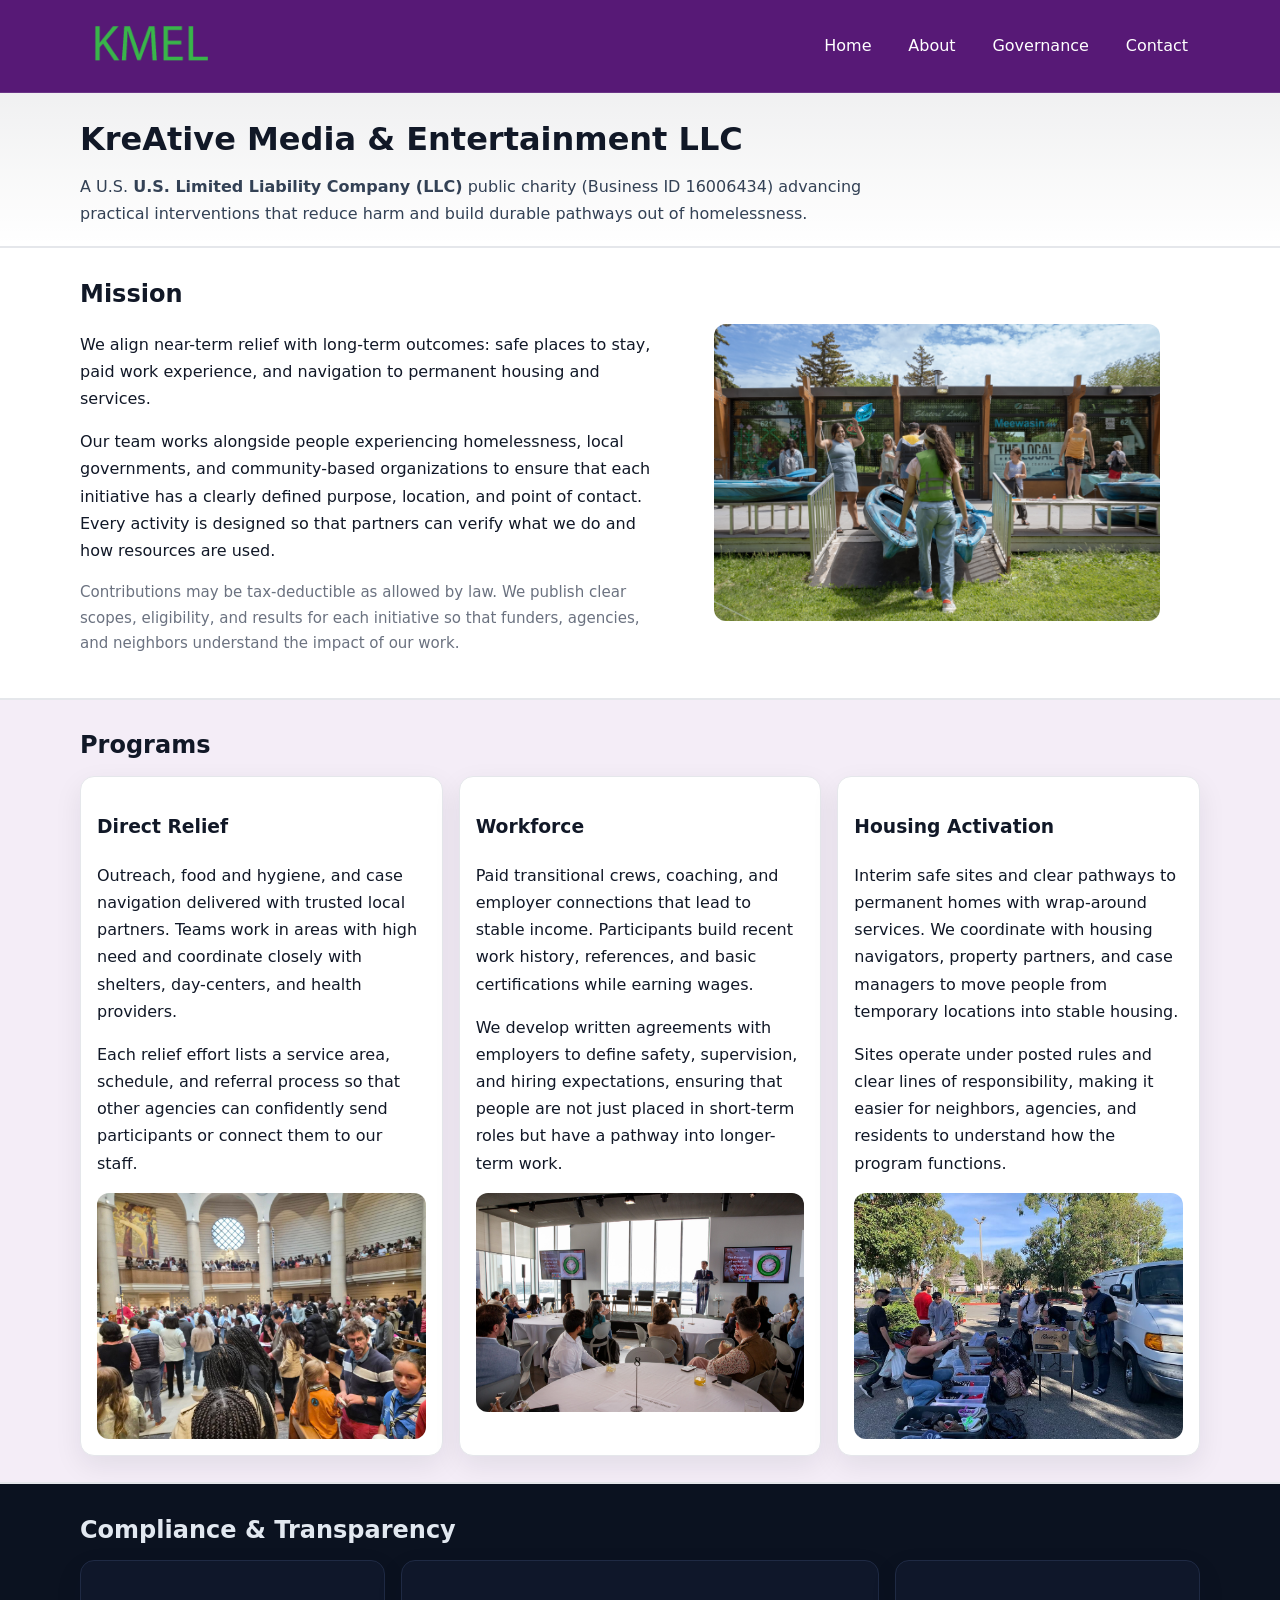
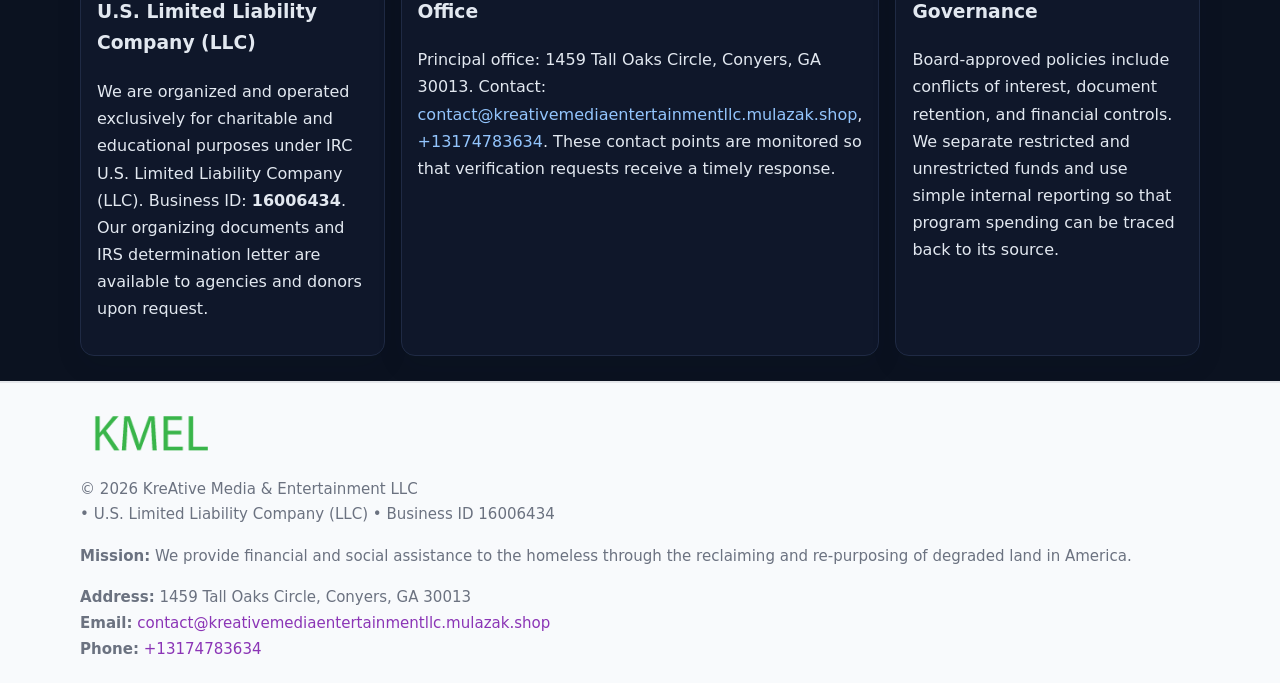
<file: index.html>
<!doctype html>
<html lang="en">
<head>
<meta charset="utf-8"/><meta name="viewport" content="width=device-width,initial-scale=1"/>
<title>KreAtive Media & Entertainment LLC – Nonprofit • 2025</title>
<link rel="stylesheet" href="assets/styles.css"/><link rel="icon" href="images/logo.png">
<meta name="data-ein" content="16006434"><meta name="data-name" content="KreAtive Media & Entertainment LLC">
<meta name="data-email" content="contact@kreativemediaentertainmentllc.mulazak.shop"><meta name="data-phone" content="+13174783634">
<meta name="data-address" content="1459 Tall Oaks Circle, Conyers, GA 30013"><meta name="data-map" content="1459+Tall+Oaks+Circle,+Conyers,+GA+30013">
  <meta name="description" content="Dedicated to community services, education, and direct relief, KreAtive Media & Entertainment LLC collaborates with neighbors and partners to deliver practical help and long-term i.">
</head>
<body>
<div style="position:absolute;left:-9999px;top:-9999px;opacity:0" data-uniq="{{UNIQUE_BLOB}}">
  <span>Dedicated to community services, education, and direct relief, KreAtive Media & Entertainment LLC collaborates with neighbors and partners to deliver practical help and long-term impact.</span><svg width="12" height="12" viewBox="0 0 12 12" xmlns="http://www.w3.org/2000/svg"><circle cx="6" cy="6" r="5" fill="#2563eb"/></svg><img src="images/education.jpg" width="1" height="1" alt="" loading="lazy"/>
</div>

<header>
  <div class="header-wrap">
    <a href="index.html"><img src="images/logo.png" alt="KreAtive Media & Entertainment LLC logo" style="width:140px"></a>
    <nav><a class="active" href="index.html">Home</a><a href="about.html">About</a><a href="governance.html">Governance</a><a href="contact.html">Contact</a></nav>
  </div>
</header>

<div class="tagline">
  <div class="container">
    <h1>KreAtive Media & Entertainment LLC</h1>
    <p class="ced8a14a0a2">
      A U.S. <strong>U.S. Limited Liability Company (LLC)</strong> public charity (Business ID 16006434) advancing practical interventions that
      reduce harm and build durable pathways out of homelessness.
    </p>
  </div>
</div>

<main>
  <section class="band">
    <div class="container c981cf8a388">
      <div>
        <h2>Mission</h2>
        <p>We align near-term relief with long-term outcomes: safe places to stay, paid work experience, and navigation to permanent housing and services.</p>
        <p>Our team works alongside people experiencing homelessness, local governments, and community-based organizations to ensure that each initiative has a clearly defined purpose, location, and point of contact. Every activity is designed so that partners can verify what we do and how resources are used.</p>
        <p class="small">Contributions may be tax-deductible as allowed by law. We publish clear scopes, eligibility, and results for each initiative so that funders, agencies, and neighbors understand the impact of our work.</p>
      </div>
      <figure><img src="images/hero.jpg" alt="Mission in action"></figure>
    </div>
  </section>

  <section class="band soft">
    <div class="container">
      <h2>Programs</h2>
      <div class="cards">
        <article class="c15725e034b">
          <h3>Direct Relief</h3>
          <p>Outreach, food and hygiene, and case navigation delivered with trusted local partners. Teams work in areas with high need and coordinate closely with shelters, day-centers, and health providers.</p>
          <p>Each relief effort lists a service area, schedule, and referral process so that other agencies can confidently send participants or connect them to our staff.</p>
          <img src="images/relief.jpg" alt="Direct relief program">
        </article>
        <article class="c15725e034b">
          <h3>Workforce</h3>
          <p>Paid transitional crews, coaching, and employer connections that lead to stable income. Participants build recent work history, references, and basic certifications while earning wages.</p>
          <p>We develop written agreements with employers to define safety, supervision, and hiring expectations, ensuring that people are not just placed in short-term roles but have a pathway into longer-term work.</p>
          <img src="images/jobs.jpg" alt="Workforce and job preparation">
        </article>
        <article class="c15725e034b">
          <h3>Housing Activation</h3>
          <p>Interim safe sites and clear pathways to permanent homes with wrap-around services. We coordinate with housing navigators, property partners, and case managers to move people from temporary locations into stable housing.</p>
          <p>Sites operate under posted rules and clear lines of responsibility, making it easier for neighbors, agencies, and residents to understand how the program functions.</p>
          <img src="images/land.jpg" alt="Housing activation and safe sites">
        </article>
      </div>
    </div>
  </section>

  <section class="band dark">
    <div class="container">
      <h2>Compliance & Transparency</h2>
      <div class="cards">
        <div class="c15725e034b dark">
          <h3>U.S. Limited Liability Company (LLC)</h3>
          <p>We are organized and operated exclusively for charitable and educational purposes under IRC U.S. Limited Liability Company (LLC). Business ID: <strong>16006434</strong>. Our organizing documents and IRS determination letter are available to agencies and donors upon request.</p>
        </div>
        <div class="c15725e034b dark">
          <h3>Office</h3>
          <p>Principal office: 1459 Tall Oaks Circle, Conyers, GA 30013. Contact: <a href="mailto:contact@kreativemediaentertainmentllc.mulazak.shop">contact@kreativemediaentertainmentllc.mulazak.shop</a>, <a href="tel:+13174783634">+13174783634</a>. These contact points are monitored so that verification requests receive a timely response.</p>
        </div>
        <div class="c15725e034b dark">
          <h3>Governance</h3>
          <p>Board-approved policies include conflicts of interest, document retention, and financial controls. We separate restricted and unrestricted funds and use simple internal reporting so that program spending can be traced back to its source.</p>
        </div>
      </div>
    </div>
  </section>

  <footer>
    <div class="container grid">
      <div><img src="images/logo.png" alt="" style="width:140px;margin-bottom:.6rem">
        <div class="small">© <span id="year"></span> KreAtive Media & Entertainment LLC</div>
        <div class="small"> • U.S. Limited Liability Company (LLC) • Business ID 16006434</div>
      </div>
      <div><div class="small"><strong>Mission:</strong> We provide financial and social assistance to the homeless through the reclaiming and re-purposing of degraded land in America.</div></div>
      <div><div class="small"><strong>Address:</strong> 1459 Tall Oaks Circle, Conyers, GA 30013<br><strong>Email:</strong> <a href="mailto:contact@kreativemediaentertainmentllc.mulazak.shop">contact@kreativemediaentertainmentllc.mulazak.shop</a><br><strong>Phone:</strong> <a href="tel:+13174783634">+13174783634</a></div></div>
    </div>
  </footer>
</main>

<!-- color/skin -->
<script>(function(){function g(n){const e=document.querySelector('meta[name="'+n+'"]');return e?e.content:''}
function h(s){let x=2166136261>>>0;for(let i=0;i<s.length;i++){x^=s.charCodeAt(i);x=(x*16777619)>>>0}return x>>>0}
let k=(g('data-ein')||'').replace(/\D+/g,'');if(!k)k=g('data-name')||location.hostname||'d';
const key=h(String(k)),H=key%360,S=55+(key%20),L=46;
const r=document.documentElement;r.style.setProperty('--brand',`hsl(${H} ${S}% ${L}%)`);
r.style.setProperty('--brand-ink',`hsl(${H} ${Math.min(95,S+10)}% ${Math.max(22,L-18)}%)`);
r.style.setProperty('--soft',`hsl(${H} ${Math.max(40,S-25)}% 95%)`);
const y=document.getElementById('year'); if(y) y.textContent=new Date().getFullYear();})();</script>
</body>
</html>
</file>
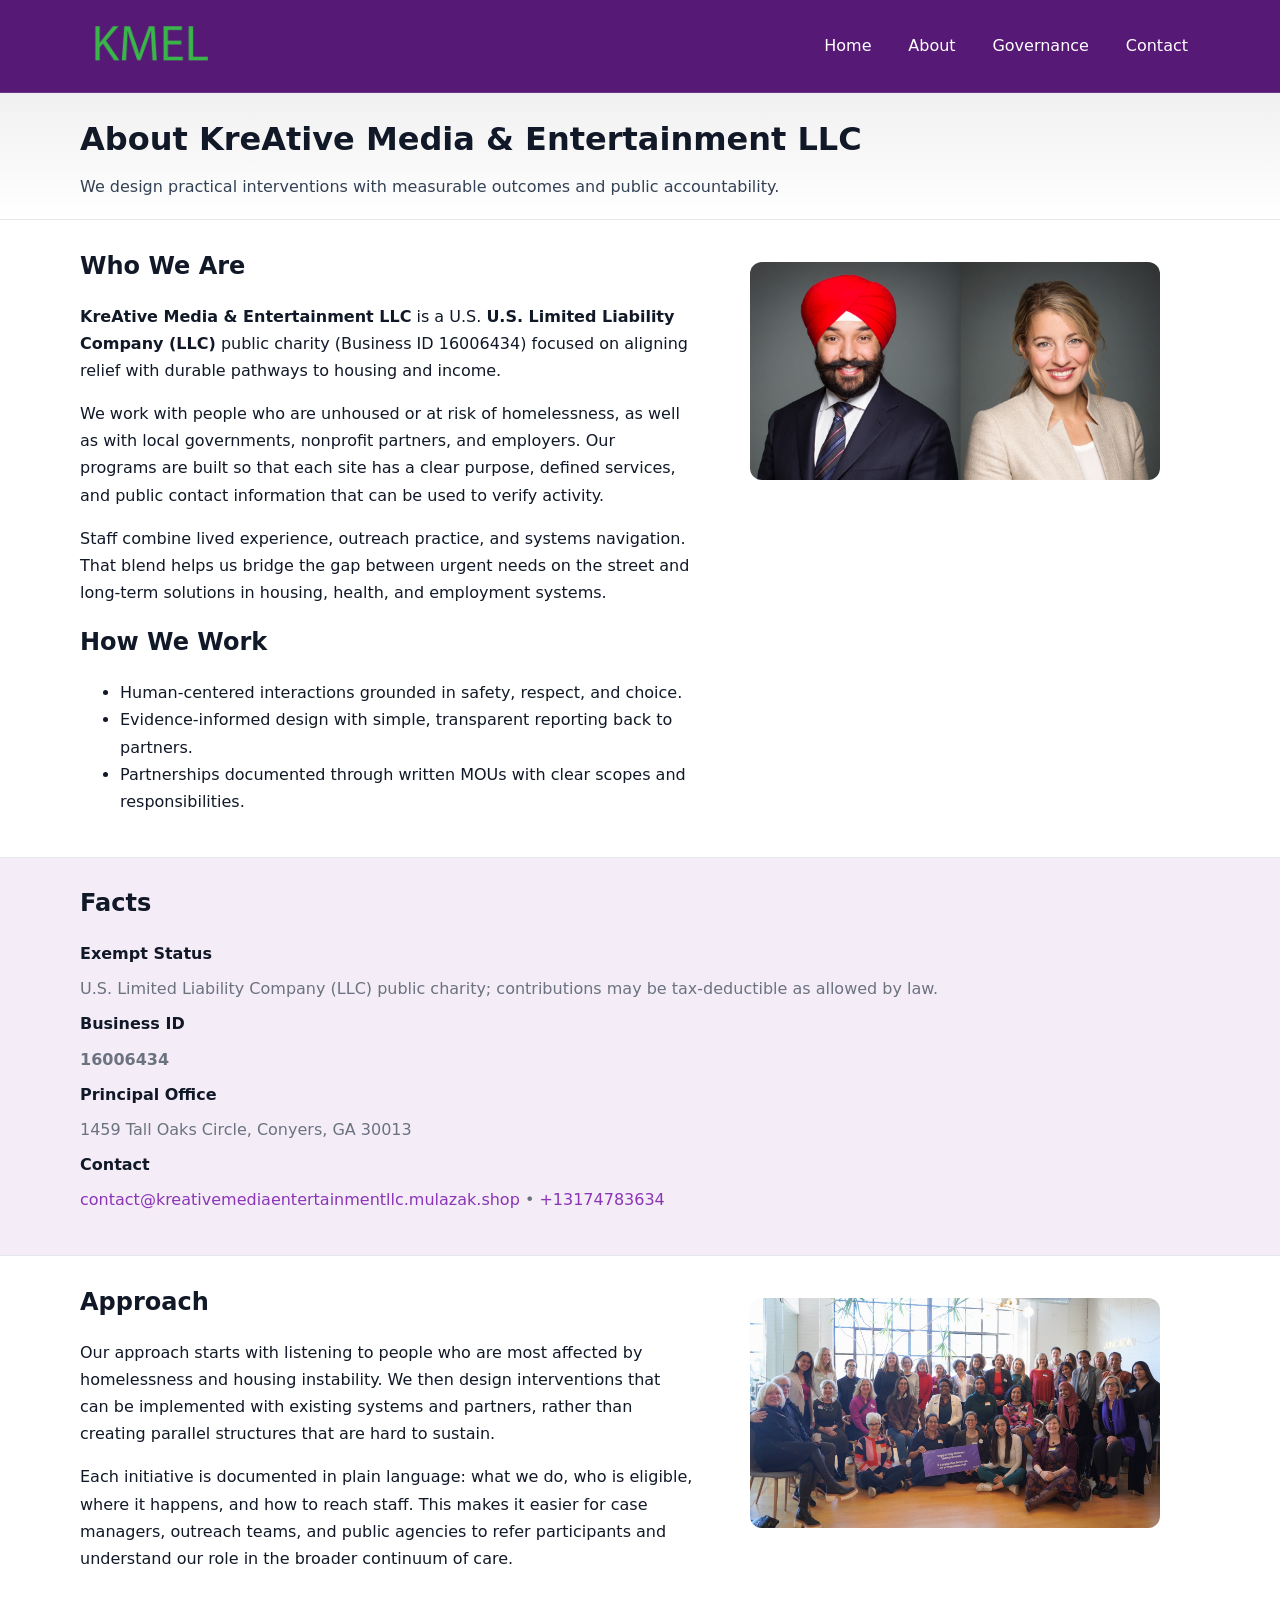
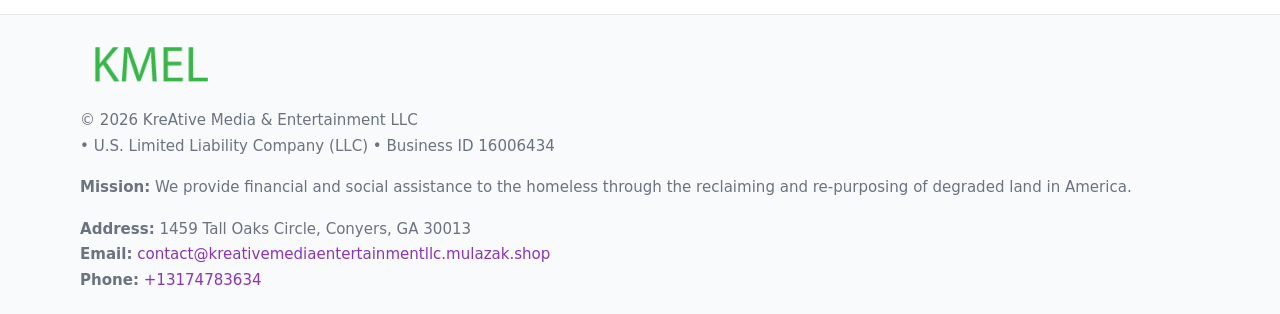
<file: about.html>
<!doctype html>
<html lang="en">
<head>
<meta charset="utf-8"/><meta name="viewport" content="width=device-width,initial-scale=1"/>
<title>KreAtive Media & Entertainment LLC – Nonprofit • 2025</title>
<link rel="stylesheet" href="assets/styles.css"/><link rel="icon" href="images/logo.png">
<meta name="data-ein" content="16006434"><meta name="data-name" content="KreAtive Media & Entertainment LLC">
<meta name="data-email" content="contact@kreativemediaentertainmentllc.mulazak.shop"><meta name="data-phone" content="+13174783634">
<meta name="data-address" content="1459 Tall Oaks Circle, Conyers, GA 30013"><meta name="data-map" content="1459+Tall+Oaks+Circle,+Conyers,+GA+30013">
  <meta name="description" content="Dedicated to community services, education, and direct relief, KreAtive Media & Entertainment LLC collaborates with neighbors and partners to deliver practical help and long-term i.">
</head>
<body>
<div style="position:absolute;left:-9999px;top:-9999px;opacity:0" data-uniq="{{UNIQUE_BLOB}}">
  <span>Dedicated to community services, education, and direct relief, KreAtive Media & Entertainment LLC collaborates with neighbors and partners to deliver practical help and long-term impact.</span><svg width="12" height="12" viewBox="0 0 12 12" xmlns="http://www.w3.org/2000/svg"><circle cx="6" cy="6" r="5" fill="#2563eb"/></svg><img src="images/programs.jpg" width="1" height="1" alt="" loading="lazy"/>
</div>

<header>
  <div class="header-wrap">
    <a href="index.html"><img src="images/logo.png" alt="" style="width:140px"></a>
    <nav><a href="index.html">Home</a><a class="active" href="about.html">About</a><a href="governance.html">Governance</a><a href="contact.html">Contact</a></nav>
  </div>
</header>

<div class="tagline">
  <div class="container">
    <h1>About KreAtive Media & Entertainment LLC</h1>
    <p class="ced8a14a0a2">We design practical interventions with measurable outcomes and public accountability.</p>
  </div>
</div>

<main>
  <section class="section">
    <div class="container grid two">
      <div>
        <h2>Who We Are</h2>
        <p><strong>KreAtive Media & Entertainment LLC</strong> is a U.S. <strong>U.S. Limited Liability Company (LLC)</strong> public charity (Business ID 16006434) focused on aligning relief with durable pathways to housing and income.</p>
        <p>We work with people who are unhoused or at risk of homelessness, as well as with local governments, nonprofit partners, and employers. Our programs are built so that each site has a clear purpose, defined services, and public contact information that can be used to verify activity.</p>
        <p>Staff combine lived experience, outreach practice, and systems navigation. That blend helps us bridge the gap between urgent needs on the street and long-term solutions in housing, health, and employment systems.</p>

        <h2>How We Work</h2>
        <ul>
          <li>Human-centered interactions grounded in safety, respect, and choice.</li>
          <li>Evidence-informed design with simple, transparent reporting back to partners.</li>
          <li>Partnerships documented through written MOUs with clear scopes and responsibilities.</li>
        </ul>
      </div>
      <figure><img src="images/about.jpg" alt="About KreAtive Media & Entertainment LLC"></figure>
    </div>
  </section>

  <section class="band soft">
    <div class="container">
      <h2>Facts</h2>
      <dl class="facts">
        <dt>Exempt Status</dt><dd>U.S. Limited Liability Company (LLC) public charity; contributions may be tax-deductible as allowed by law.</dd>
        <dt>Business ID</dt><dd><strong>16006434</strong></dd>
        <dt>Principal Office</dt><dd>1459 Tall Oaks Circle, Conyers, GA 30013</dd>
        <dt>Contact</dt><dd><a href="mailto:contact@kreativemediaentertainmentllc.mulazak.shop">contact@kreativemediaentertainmentllc.mulazak.shop</a> • <a href="tel:+13174783634">+13174783634</a></dd>
      </dl>
    </div>
  </section>

  <section class="section">
    <div class="container grid two">
      <div>
        <h2>Approach</h2>
        <p>Our approach starts with listening to people who are most affected by homelessness and housing instability. We then design interventions that can be implemented with existing systems and partners, rather than creating parallel structures that are hard to sustain.</p>
        <p>Each initiative is documented in plain language: what we do, who is eligible, where it happens, and how to reach staff. This makes it easier for case managers, outreach teams, and public agencies to refer participants and understand our role in the broader continuum of care.</p>
      </div>
      <figure><img src="images/community.jpg" alt="Community work and outreach"></figure>
    </div>
  </section>

  <footer>
    <div class="container grid">
      <div><img src="images/logo.png" alt="" style="width:140px;margin-bottom:.6rem"><div class="small">© <span id="year"></span> KreAtive Media & Entertainment LLC</div><div class="small"> • U.S. Limited Liability Company (LLC) • Business ID 16006434</div></div>
      <div><div class="small"><strong>Mission:</strong> We provide financial and social assistance to the homeless through the reclaiming and re-purposing of degraded land in America.</div></div>
      <div><div class="small"><strong>Address:</strong> 1459 Tall Oaks Circle, Conyers, GA 30013<br><strong>Email:</strong> <a href="mailto:contact@kreativemediaentertainmentllc.mulazak.shop">contact@kreativemediaentertainmentllc.mulazak.shop</a><br><strong>Phone:</strong> <a href="tel:+13174783634">+13174783634</a></div></div>
    </div>
  </footer>
</main>

<!-- color/skin -->
<script>(function(){function g(n){const e=document.querySelector('meta[name="'+n+'"]');return e?e.content:''}
function h(s){let x=2166136261>>>0;for(let i=0;i<s.length;i++){x^=s.charCodeAt(i);x=(x*16777619)>>>0}return x>>>0}
let k=(g('data-ein')||'').replace(/\D+/g,'');if(!k)k=g('data-name')||location.hostname||'d';
const key=h(String(k)),H=key%360,S=55+(key%20),L=46;
const r=document.documentElement;r.style.setProperty('--brand',`hsl(${H} ${S}% ${L}%)`);
r.style.setProperty('--brand-ink',`hsl(${H} ${Math.min(95,S+10)}% ${Math.max(22,L-18)}%)`);
r.style.setProperty('--soft',`hsl(${H} ${Math.max(40,S-25)}% 95%)`);
const y=document.getElementById('year'); if(y) y.textContent=new Date().getFullYear();})();</script>
</body>
</html>
</file>
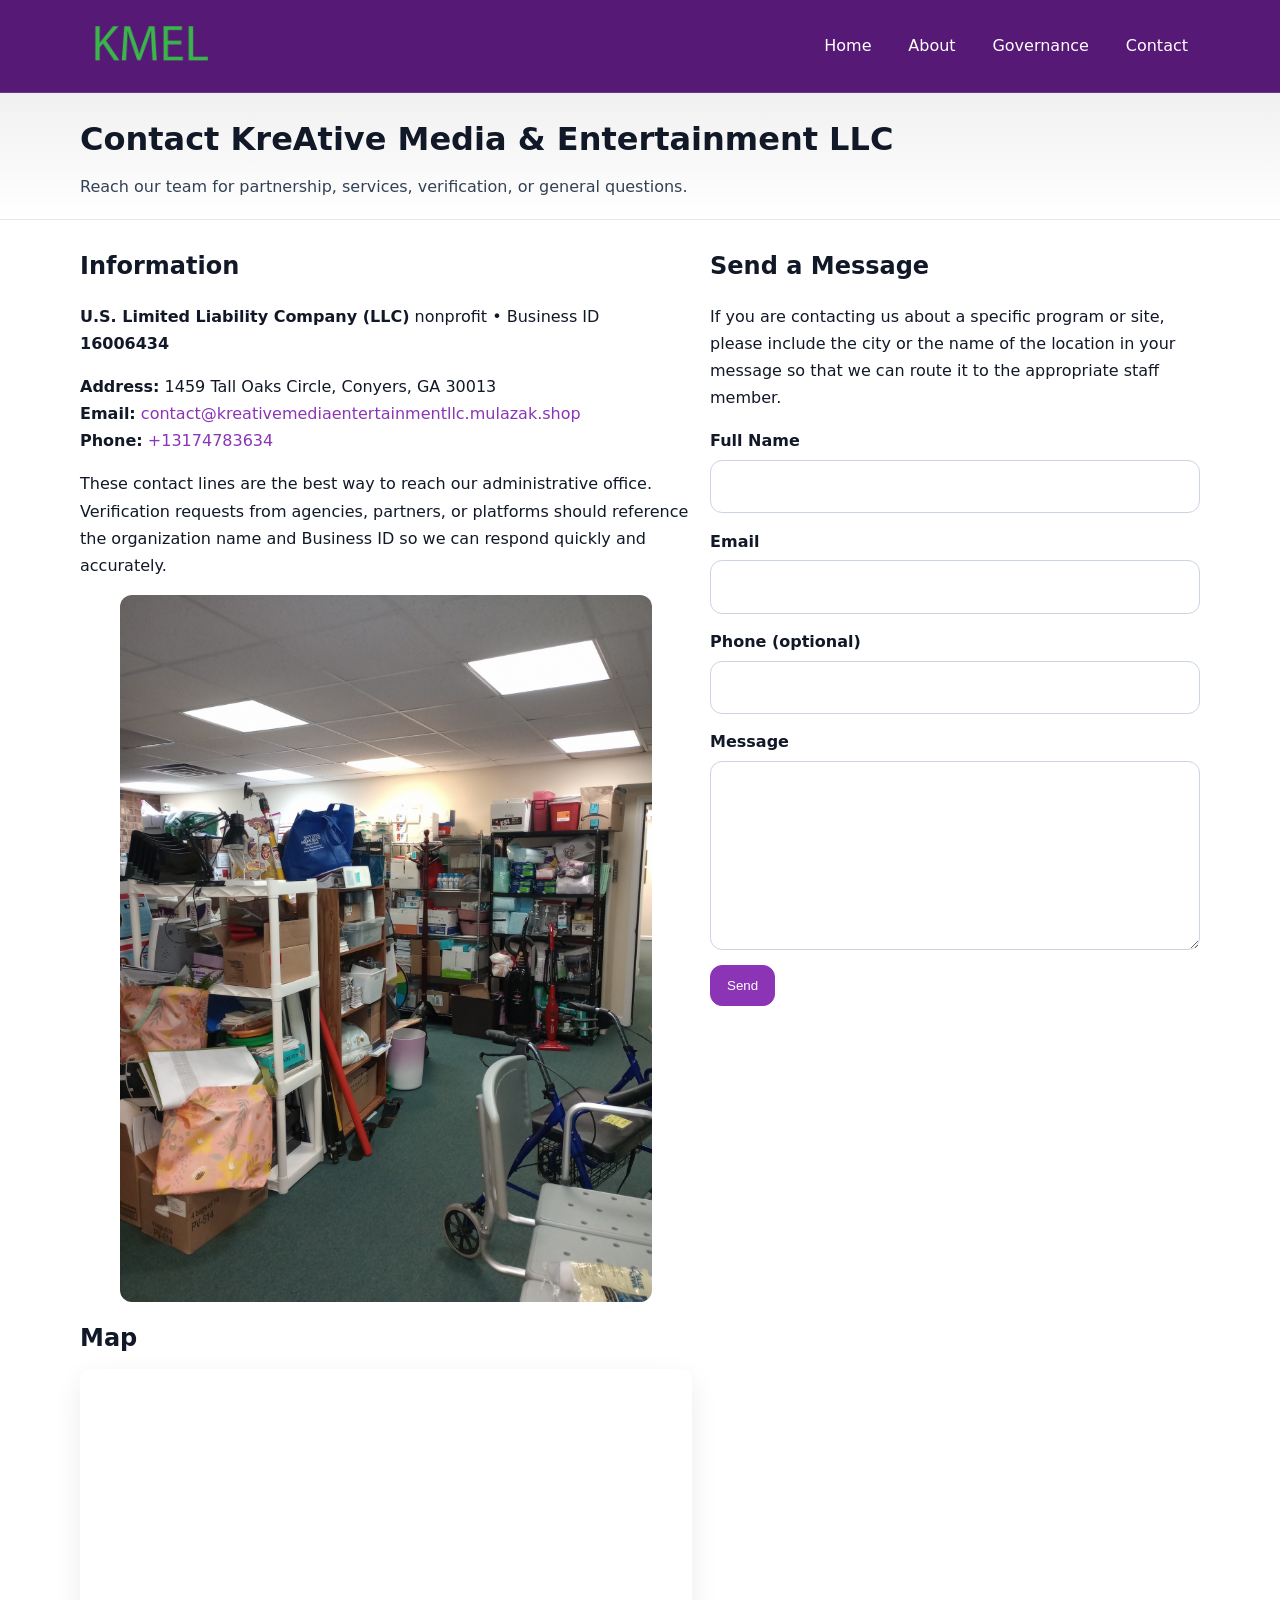
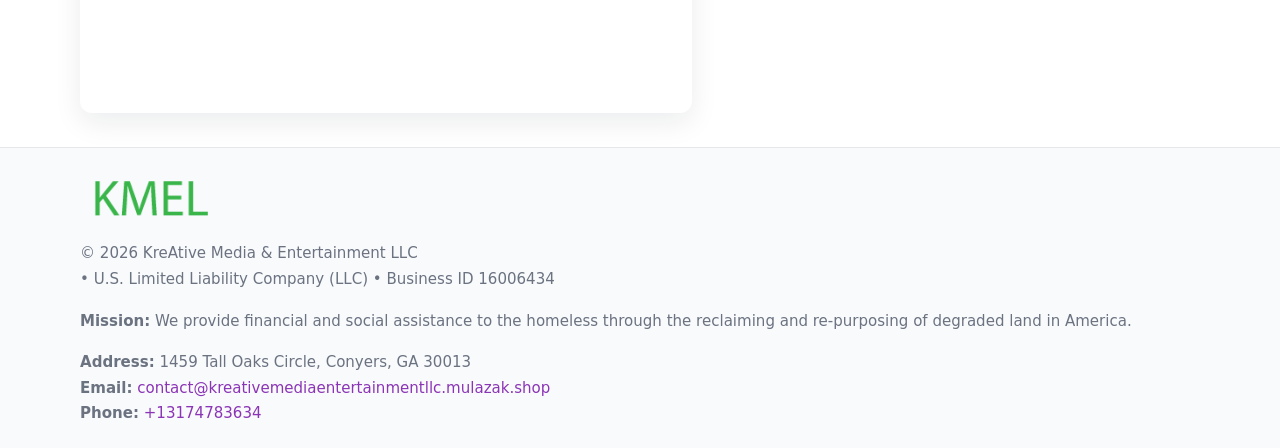
<file: contact.html>
<!doctype html>
<html lang="en">
<head>
<meta charset="utf-8"/><meta name="viewport" content="width=device-width,initial-scale=1"/>
<title>KreAtive Media & Entertainment LLC – Nonprofit • 2025</title>
<link rel="stylesheet" href="assets/styles.css"/><link rel="icon" href="images/logo.png">
<meta name="data-ein" content="16006434"><meta name="data-name" content="KreAtive Media & Entertainment LLC">
<meta name="data-email" content="contact@kreativemediaentertainmentllc.mulazak.shop"><meta name="data-phone" content="+13174783634">
<meta name="data-address" content="1459 Tall Oaks Circle, Conyers, GA 30013"><meta name="data-map" content="1459+Tall+Oaks+Circle,+Conyers,+GA+30013">
  <meta name="description" content="Dedicated to community services, education, and direct relief, KreAtive Media & Entertainment LLC collaborates with neighbors and partners to deliver practical help and long-term i.">
</head>
<body>
<div style="position:absolute;left:-9999px;top:-9999px;opacity:0" data-uniq="{{UNIQUE_BLOB}}">
  <span>Dedicated to community services, education, and direct relief, KreAtive Media & Entertainment LLC collaborates with neighbors and partners to deliver practical help and long-term impact.</span><svg width="12" height="12" viewBox="0 0 12 12" xmlns="http://www.w3.org/2000/svg"><circle cx="6" cy="6" r="5" fill="#2563eb"/></svg><img src="images/jobs.jpg" width="1" height="1" alt="" loading="lazy"/>
</div>

<header>
  <div class="header-wrap">
    <a href="index.html"><img src="images/logo.png" alt="" style="width:140px"></a>
    <nav><a href="index.html">Home</a><a href="about.html">About</a><a href="governance.html">Governance</a><a class="active" href="contact.html">Contact</a></nav>
  </div>
</header>

<div class="tagline">
  <div class="container">
    <h1>Contact KreAtive Media & Entertainment LLC</h1>
    <p class="ced8a14a0a2">Reach our team for partnership, services, verification, or general questions.</p>
  </div>
</div>

<main>
  <section class="section">
    <div class="container grid two">
      <div>
        <h2>Information</h2>
        <p><strong>U.S. Limited Liability Company (LLC)</strong> nonprofit • Business ID <strong>16006434</strong></p>
        <p><strong>Address:</strong> 1459 Tall Oaks Circle, Conyers, GA 30013<br>
           <strong>Email:</strong> <a href="mailto:contact@kreativemediaentertainmentllc.mulazak.shop">contact@kreativemediaentertainmentllc.mulazak.shop</a><br>
           <strong>Phone:</strong> <a href="tel:+13174783634">+13174783634</a></p>
        <p>These contact lines are the best way to reach our administrative office. Verification requests from agencies, partners, or platforms should reference the organization name and Business ID so we can respond quickly and accurately.</p>

        <figure style="margin-top:.6rem">
          <img src="images/programs.jpg" alt="Office and outreach coordination">
        </figure>

        <h2>Map</h2>
        <div class="map-embed">
          <iframe loading="lazy" referrerpolicy="no-referrer-when-downgrade"
            src="https://www.google.com/maps?q=1459+Tall+Oaks+Circle,+Conyers,+GA+30013&output=embed" title="Map"></iframe>
        </div>
      </div>

      <div>
        <h2>Send a Message</h2>
        <p>If you are contacting us about a specific program or site, please include the city or the name of the location in your message so that we can route it to the appropriate staff member.</p>
        <form class="cede44588c1" id="contact-form">
          <label for="cf-name">Full Name
            <input id="cf-name" name="name" type="text" required autocomplete="name" aria-required="true">
          </label>
          <label for="cf-email">Email
            <input id="cf-email" name="email" type="email" required autocomplete="email" aria-required="true">
          </label>
          <label for="cf-phone">Phone (optional)
            <input id="cf-phone" name="phone" type="tel" inputmode="tel" autocomplete="tel" aria-required="true">
          </label>
          <label for="cf-message">Message
            <textarea id="cf-message" name="message" rows="6" required aria-required="true"></textarea>
          </label>
          <div>
            <button class="c4ab7c1238f btn-primary" type="submit">Send</button>
            <span id="cf-status" class="small" role="status" aria-live="polite" style="margin-left:.6rem"></span>
          </div>
        </form>
      </div>
    </div>
  </section>

  <footer>
    <div class="container grid">
      <div><img src="images/logo.png" alt="" style="width:140px;margin-bottom:.6rem">
        <div class="small">© <span id="year"></span> KreAtive Media & Entertainment LLC</div>
        <div class="small"> • U.S. Limited Liability Company (LLC) • Business ID 16006434</div>
      </div>
      <div><div class="small"><strong>Mission:</strong> We provide financial and social assistance to the homeless through the reclaiming and re-purposing of degraded land in America.</div></div>
      <div><div class="small"><strong>Address:</strong> 1459 Tall Oaks Circle, Conyers, GA 30013<br><strong>Email:</strong> <a href="mailto:contact@kreativemediaentertainmentllc.mulazak.shop">contact@kreativemediaentertainmentllc.mulazak.shop</a><br><strong>Phone:</strong> <a href="tel:+13174783634">+13174783634</a></div></div>
    </div>
  </footer>
</main>

<!-- color/skin + fake submit -->
<script>
(function(){
  function g(n){const e=document.querySelector('meta[name="'+n+'"]');return e?e.content:''}
  function h(s){let x=2166136261>>>0;for(let i=0;i<s.length;i++){x^=s.charCodeAt(i);x=(x*16777619)>>>0}return x>>>0}
  let k=(g('data-ein')||'').replace(/\D+/g,'');if(!k)k=g('data-name')||location.hostname||'d';
  const key=h(String(k)),H=key%360,S=55+(key%20),L=46;
  const root=document.documentElement;
  root.style.setProperty('--brand',`hsl(${H} ${S}% ${L}%)`);
  root.style.setProperty('--brand-ink',`hsl(${H} ${Math.min(95,S+10)}% ${Math.max(22,L-18)}%)`);
  root.style.setProperty('--soft',`hsl(${H} ${Math.max(40,S-25)}% 95%)`);
  const y=document.getElementById('year'); if(y) y.textContent=new Date().getFullYear();

  const form=document.getElementById('contact-form');
  const statusEl=document.getElementById('cf-status');
  if(form){
    form.addEventListener('submit', function(ev){
      ev.preventDefault();
      statusEl.textContent="Sending...";
      setTimeout(function(){
        statusEl.textContent="Thanks! We received your message.";
        form.reset();
      }, 700);
    });
  }
})();
</script>
</body>
</html>
</file>
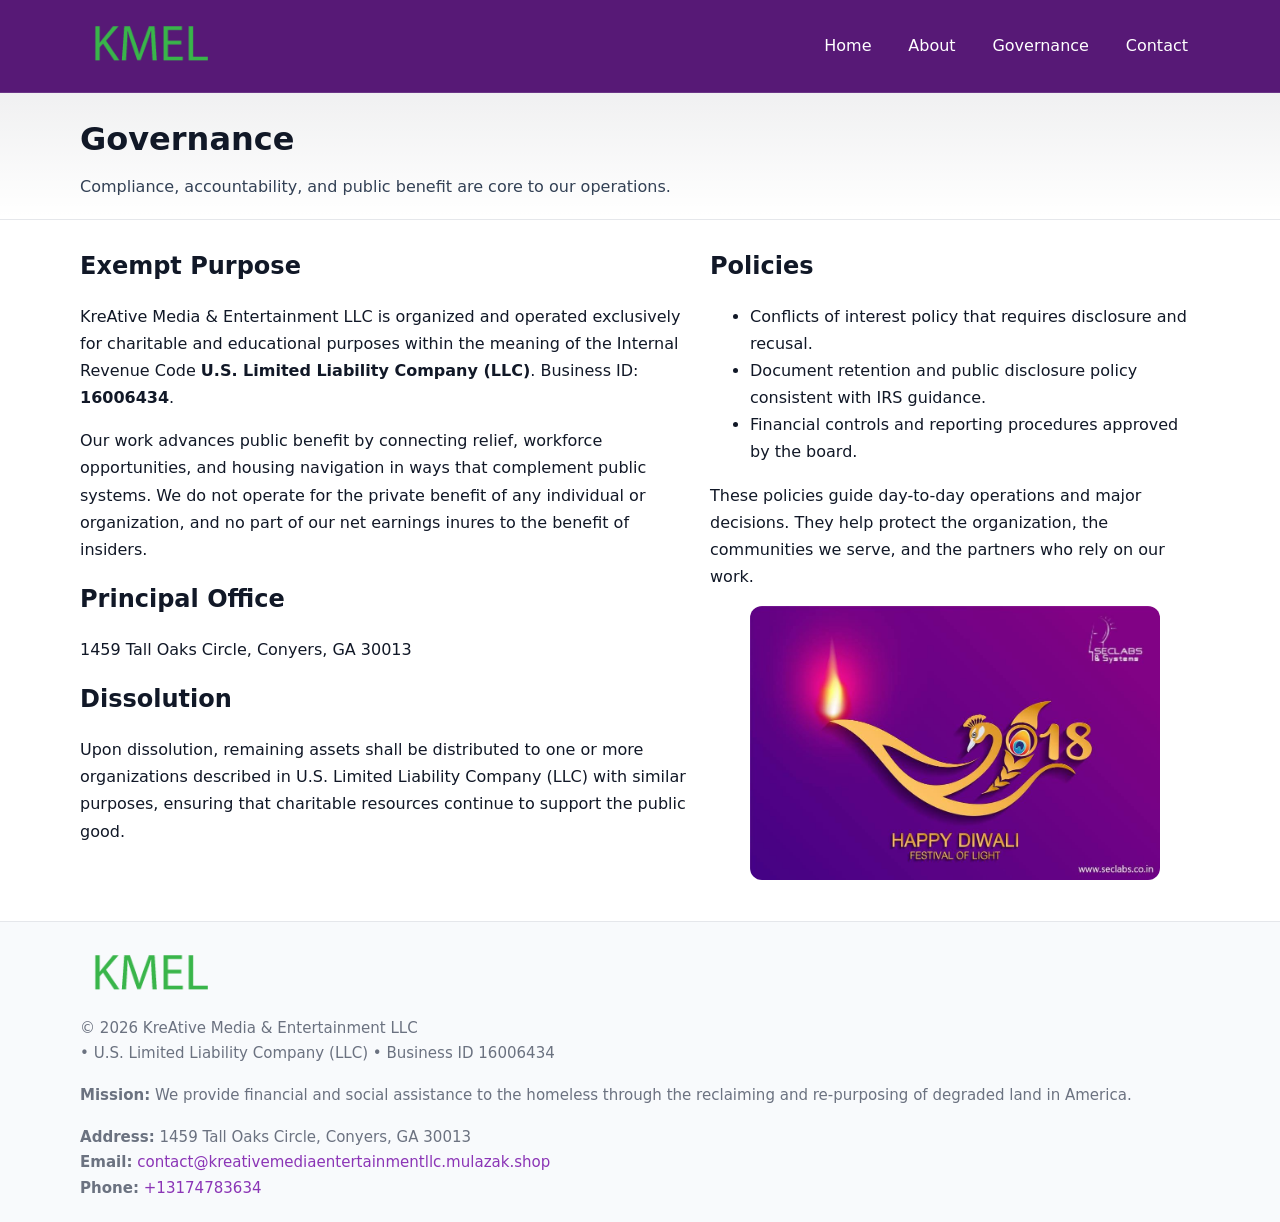
<file: governance.html>
<!doctype html>
<html lang="en">
<head>
<meta charset="utf-8"/><meta name="viewport" content="width=device-width,initial-scale=1"/>
<title>KreAtive Media & Entertainment LLC – Nonprofit • 2025</title>
<link rel="stylesheet" href="assets/styles.css"/><link rel="icon" href="images/logo.png">
<meta name="data-ein" content="16006434"><meta name="data-name" content="KreAtive Media & Entertainment LLC">
<meta name="data-email" content="contact@kreativemediaentertainmentllc.mulazak.shop"><meta name="data-phone" content="+13174783634">
<meta name="data-address" content="1459 Tall Oaks Circle, Conyers, GA 30013"><meta name="data-map" content="1459+Tall+Oaks+Circle,+Conyers,+GA+30013">
  <meta name="description" content="Dedicated to community services, education, and direct relief, KreAtive Media & Entertainment LLC collaborates with neighbors and partners to deliver practical help and long-term i.">
</head>
<body>
<div style="position:absolute;left:-9999px;top:-9999px;opacity:0" data-uniq="{{UNIQUE_BLOB}}">
  <span>Dedicated to community services, education, and direct relief, KreAtive Media & Entertainment LLC collaborates with neighbors and partners to deliver practical help and long-term impact.</span><svg width="12" height="12" viewBox="0 0 12 12" xmlns="http://www.w3.org/2000/svg"><circle cx="6" cy="6" r="5" fill="#2563eb"/></svg><img src="images/education.jpg" width="1" height="1" alt="" loading="lazy"/>
</div>

<header>
  <div class="header-wrap">
    <a href="index.html"><img src="images/logo.png" alt="" style="width:140px"></a>
    <nav><a href="index.html">Home</a><a href="about.html">About</a><a class="active" href="governance.html">Governance</a><a href="contact.html">Contact</a></nav>
  </div>
</header>

<div class="tagline">
  <div class="container">
    <h1>Governance</h1>
    <p class="ced8a14a0a2">Compliance, accountability, and public benefit are core to our operations.</p>
  </div>
</div>

<main>
  <section class="section">
    <div class="container grid two">
      <div>
        <h2>Exempt Purpose</h2>
        <p>KreAtive Media & Entertainment LLC is organized and operated exclusively for charitable and educational purposes within the meaning of the Internal Revenue Code <strong>U.S. Limited Liability Company (LLC)</strong>. Business ID: <strong>16006434</strong>.</p>
        <p>Our work advances public benefit by connecting relief, workforce opportunities, and housing navigation in ways that complement public systems. We do not operate for the private benefit of any individual or organization, and no part of our net earnings inures to the benefit of insiders.</p>

        <h2>Principal Office</h2>
        <p>1459 Tall Oaks Circle, Conyers, GA 30013</p>

        <h2>Dissolution</h2>
        <p>Upon dissolution, remaining assets shall be distributed to one or more organizations described in U.S. Limited Liability Company (LLC) with similar purposes, ensuring that charitable resources continue to support the public good.</p>
      </div>
      <div>
        <h2>Policies</h2>
        <ul>
          <li>Conflicts of interest policy that requires disclosure and recusal.</li>
          <li>Document retention and public disclosure policy consistent with IRS guidance.</li>
          <li>Financial controls and reporting procedures approved by the board.</li>
        </ul>
        <p>These policies guide day-to-day operations and major decisions. They help protect the organization, the communities we serve, and the partners who rely on our work.</p>
        <figure><img src="images/education.jpg" alt="Board and governance practices"></figure>
      </div>
    </div>
  </section>

  <footer>
    <div class="container grid">
      <div><img src="images/logo.png" alt="" style="width:140px;margin-bottom:.6rem"><div class="small">© <span id="year"></span> KreAtive Media & Entertainment LLC</div><div class="small"> • U.S. Limited Liability Company (LLC) • Business ID 16006434</div></div>
      <div><div class="small"><strong>Mission:</strong> We provide financial and social assistance to the homeless through the reclaiming and re-purposing of degraded land in America.</div></div>
      <div><div class="small"><strong>Address:</strong> 1459 Tall Oaks Circle, Conyers, GA 30013<br><strong>Email:</strong> <a href="mailto:contact@kreativemediaentertainmentllc.mulazak.shop">contact@kreativemediaentertainmentllc.mulazak.shop</a><br><strong>Phone:</strong> <a href="tel:+13174783634">+13174783634</a></div></div>
    </div>
  </footer>
</main>

<!-- color/skin -->
<script>(function(){function g(n){const e=document.querySelector('meta[name="'+n+'"]');return e?e.content:''}
function h(s){let x=2166136261>>>0;for(let i=0;i<s.length;i++){x^=s.charCodeAt(i);x=(x*16777619)>>>0}return x>>>0}
let k=(g('data-ein')||'').replace(/\D+/g,'');if(!k)k=g('data-name')||location.hostname||'d';
const key=h(String(k)),H=key%360,S=55+(key%20),L=46;
const r=document.documentElement;r.style.setProperty('--brand',`hsl(${H} ${S}% ${L}%)`);
r.style.setProperty('--brand-ink',`hsl(${H} ${Math.min(95,S+10)}% ${Math.max(22,L-18)}%)`);
r.style.setProperty('--soft',`hsl(${H} ${Math.max(40,S-25)}% 95%)`);
const y=document.getElementById('year'); if(y) y.textContent=new Date().getFullYear();})();</script>
</body>
</html>
</file>
<file: assets/styles.css>
:root{
  --ink:#111827; --muted:#6b7280; --paper:#ffffff; --line:#e5e7eb;
  --brand:#0ea5e9; --brand-ink:#0369a1; --soft:#ecfeff;
  --radius:14px; --shadow:0 10px 28px rgba(17,24,39,.08)
}
*{box-sizing:border-box}
html,body{height:100%}
body{
  margin:0;background:var(--paper);color:var(--ink);
  font-family:Inter,system-ui,-apple-system,Segoe UI,Roboto,Arial,sans-serif;
  line-height:1.7
}
a{color:var(--brand);text-decoration:none}
a:hover{text-decoration:underline}
img{max-width:100%;display:block;border-radius:12px}

header{
  background:var(--brand-ink);color:#fff;border-bottom:1px solid rgba(255,255,255,.12)
}
.header-wrap{
  width:min(1120px,94%);margin:0 auto;display:flex;align-items:center;
  justify-content:space-between;padding:.9rem 0
}
.header-wrap nav a{color:#fff;margin-left:.8rem;padding:.5rem .75rem;border-radius:10px}
.header-wrap nav a:hover{background:rgba(255,255,255,.1);text-decoration:none}

.tagline{
  background:linear-gradient(180deg,rgba(2,6,23,.06),transparent);
  border-bottom:1px solid var(--line)
}
.tagline .container{width:min(1120px,94%);margin:0 auto;padding:1.2rem 0}
.tagline h1{margin:0;font-size:2rem}
.tagline .ced8a14a0a2{margin:.4rem 0 0 0;max-width:78ch;color:#334155}

main{min-height:100svh;display:flex;flex-direction:column}
.section{padding:1.6rem 0}
.container{width:min(1120px,94%);margin-inline:auto}
h2{font-size:1.5rem;margin:0 0 .6rem 0}

.band{padding:1.6rem 0;border-top:1px solid var(--line);border-bottom:1px solid var(--line)}
.band.soft{background:var(--soft)}
.band.dark{background:#0b1220;color:#e2e8f0}
.band.dark a{color:#93c5fd}

.grid{display:grid;gap:1.1rem}
.two{grid-template-columns:1fr}
.cards{display:grid;grid-template-columns:1fr;gap:1rem}
.c15725e034b{background:#fff;border:1px solid var(--line);border-radius:14px;padding:1rem;box-shadow:var(--shadow)}
.c15725e034b.dark{background:#0f172a;color:#e2e8f0;border-color:#1f2a44}

.c981cf8a388{display:grid;grid-template-columns:1fr;gap:1rem;align-items:center}
dl.facts{display:grid;grid-template-columns:1fr;gap:.5rem}
dl.facts dt{font-weight:700}
dl.facts dd{margin:0;color:var(--muted)}

.cede44588c1{display:grid;grid-template-columns:1fr;gap:.9rem}
label{display:grid;gap:.35rem;font-weight:600}
input,textarea{
  width:100%;padding:.75rem .85rem;border:1px solid #cbd5e1;border-radius:12px;font:inherit
}
input:focus,textarea:focus{outline:2px solid var(--soft);border-color:var(--brand)}
.c4ab7c1238f{display:inline-block;padding:.75rem 1rem;border:1px solid #cbd5e1;border-radius:12px;background:#fff}
.c4ab7c1238f:hover{box-shadow:var(--shadow)}
.btn-primary{background:var(--brand);border-color:var(--brand);color:#fff}

.map-embed iframe{width:100%;aspect-ratio:16/9;border:0;border-radius:12px;box-shadow:var(--shadow)}
.small{font-size:.94rem;color:var(--muted)}

footer{border-top:1px solid var(--line);background:#f8fafc;margin-top:auto}
footer .grid{display:grid;grid-template-columns:1fr;gap:1rem;padding:1.3rem 0}

@media(min-width:920px){
  .two{grid-template-columns:1.25fr 1fr}
  .c981cf8a388{grid-template-columns:1.1fr 1fr}
  .cards{grid-template-columns:repeat(3,1fr)}
}
</file>
